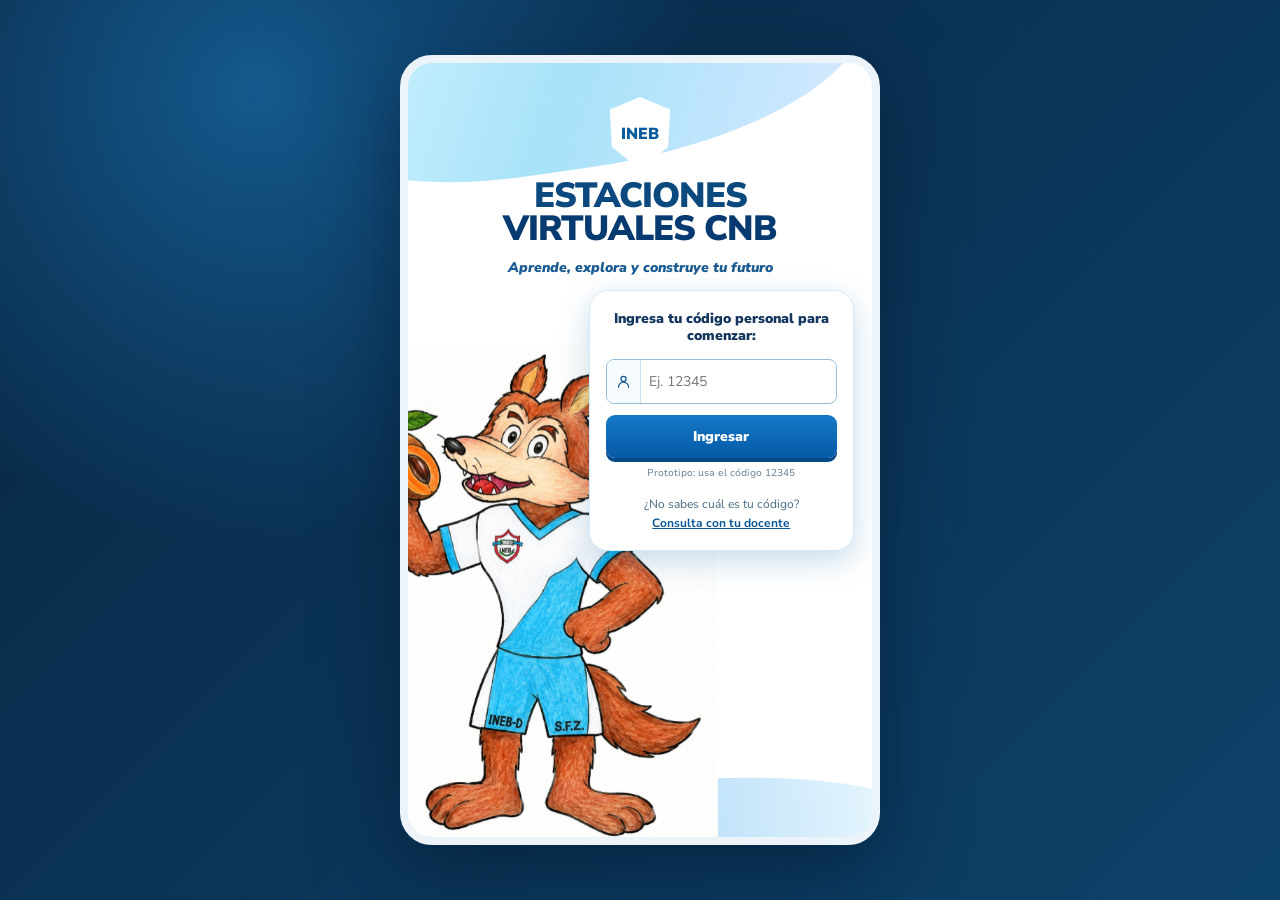
<file: index.html>
<!doctype html>
<html lang="es">
<head>
  <meta charset="UTF-8" />
  <meta name="viewport" content="width=device-width, initial-scale=1.0" />
  <meta name="theme-color" content="#075695" />
  <meta name="description" content="Prototipo de las Estaciones Virtuales CNB para INEB San Francisco Zapotitlán." />
  <title>Estaciones Virtuales CNB · INEB San Francisco Zapotitlán</title>
  <link rel="stylesheet" href="styles.css" />
</head>
<body>
  <svg class="icon-defs" xmlns="http://www.w3.org/2000/svg" aria-hidden="true">
    <symbol id="i-book" viewBox="0 0 24 24"><path d="M12 5.5C9.2 3.8 6.3 3.8 3 5v14c3.3-1.2 6.2-1.2 9 .5 2.8-1.7 5.7-1.7 9-.5V5c-3.3-1.2-6.2-1.2-9 .5Z"/><path d="M12 5.5v14"/></symbol>
    <symbol id="i-calendar" viewBox="0 0 24 24"><rect x="3" y="5" width="18" height="16" rx="2"/><path d="M7 3v4M17 3v4M3 10h18M7 14h2M12 14h2M7 18h2M12 18h2"/></symbol>
    <symbol id="i-list" viewBox="0 0 24 24"><rect x="5" y="4" width="14" height="17" rx="2"/><path d="M9 3h6v3H9zM8 11l1.5 1.5L12 10M14 11h2M8 16l1.5 1.5L12 15M14 16h2"/></symbol>
    <symbol id="i-chart" viewBox="0 0 24 24"><path d="M4 20V13h4v7M10 20V9h4v11M16 20V4h4v16"/></symbol>
    <symbol id="i-user" viewBox="0 0 24 24"><circle cx="12" cy="8" r="4"/><path d="M4 21a8 8 0 0 1 16 0"/></symbol>
    <symbol id="i-bot" viewBox="0 0 24 24"><rect x="4" y="7" width="16" height="13" rx="3"/><path d="M12 3v4M9 3h6M1 12h3M20 12h3M9 13h.01M15 13h.01M9 17c2 1 4 1 6 0"/></symbol>
    <symbol id="i-home" viewBox="0 0 24 24"><path d="m3 11 9-8 9 8v10H3V11Z"/><path d="M9 21v-7h6v7"/></symbol>
    <symbol id="i-back" viewBox="0 0 24 24"><path d="M19 12H5m6 6-6-6 6-6"/></symbol>
    <symbol id="i-next" viewBox="0 0 24 24"><path d="m9 5 7 7-7 7"/></symbol>
    <symbol id="i-search" viewBox="0 0 24 24"><circle cx="10.8" cy="10.8" r="6.8"/><path d="m16 16 5 5"/></symbol>
    <symbol id="i-play" viewBox="0 0 24 24"><path d="m8 5 11 7-11 7V5Z"/></symbol>
    <symbol id="i-check" viewBox="0 0 24 24"><path d="m5 12 4 4L19 6"/></symbol>
    <symbol id="i-message" viewBox="0 0 24 24"><path d="M4 5h16v12H9l-5 4V5Z"/><path d="M8 11h8"/></symbol>
    <symbol id="i-logout" viewBox="0 0 24 24"><path d="M10 4H4v16h6M14 7l5 5-5 5M8 12h11"/></symbol>
    <symbol id="i-light" viewBox="0 0 24 24"><path d="M9 18h6M10 21h4M9 14a7 7 0 1 1 6 0l-1 3h-4l-1-3Z"/></symbol>
    <symbol id="i-flask" viewBox="0 0 24 24"><path d="M9 3h6M10 3v7L4 20h16l-6-10V3M8 16h8"/></symbol>
    <symbol id="i-globe" viewBox="0 0 24 24"><circle cx="12" cy="12" r="9"/><path d="M3 12h18M12 3c-5 5-5 13 0 18M12 3c5 5 5 13 0 18"/></symbol>
    <symbol id="i-laptop" viewBox="0 0 24 24"><path d="M5 5h14v11H5zM2 20h20l-3-4H5l-3 4Z"/></symbol>
    <symbol id="i-leaf" viewBox="0 0 24 24"><path d="M20 3C8 3 4 8 5 16c8 2 15-2 15-13ZM4 21c3-7 8-10 13-13"/></symbol>
    <symbol id="i-edit" viewBox="0 0 24 24"><path d="M4 20h4L20 8l-4-4L4 16v4ZM14 6l4 4"/></symbol>
    <symbol id="i-lock" viewBox="0 0 24 24"><rect x="5" y="10" width="14" height="11" rx="2"/><path d="M8 10V7a4 4 0 0 1 8 0v3"/></symbol>
    <symbol id="i-send" viewBox="0 0 24 24"><path d="m3 11 18-8-8 18-2.4-7.6L3 11Z"/><path d="M10.6 13.4 21 3"/></symbol>
  </svg>
  <div class="app-shell"><main id="app" aria-live="polite"></main></div>
  <script src="app.js"></script>
</body>
</html>
</file>
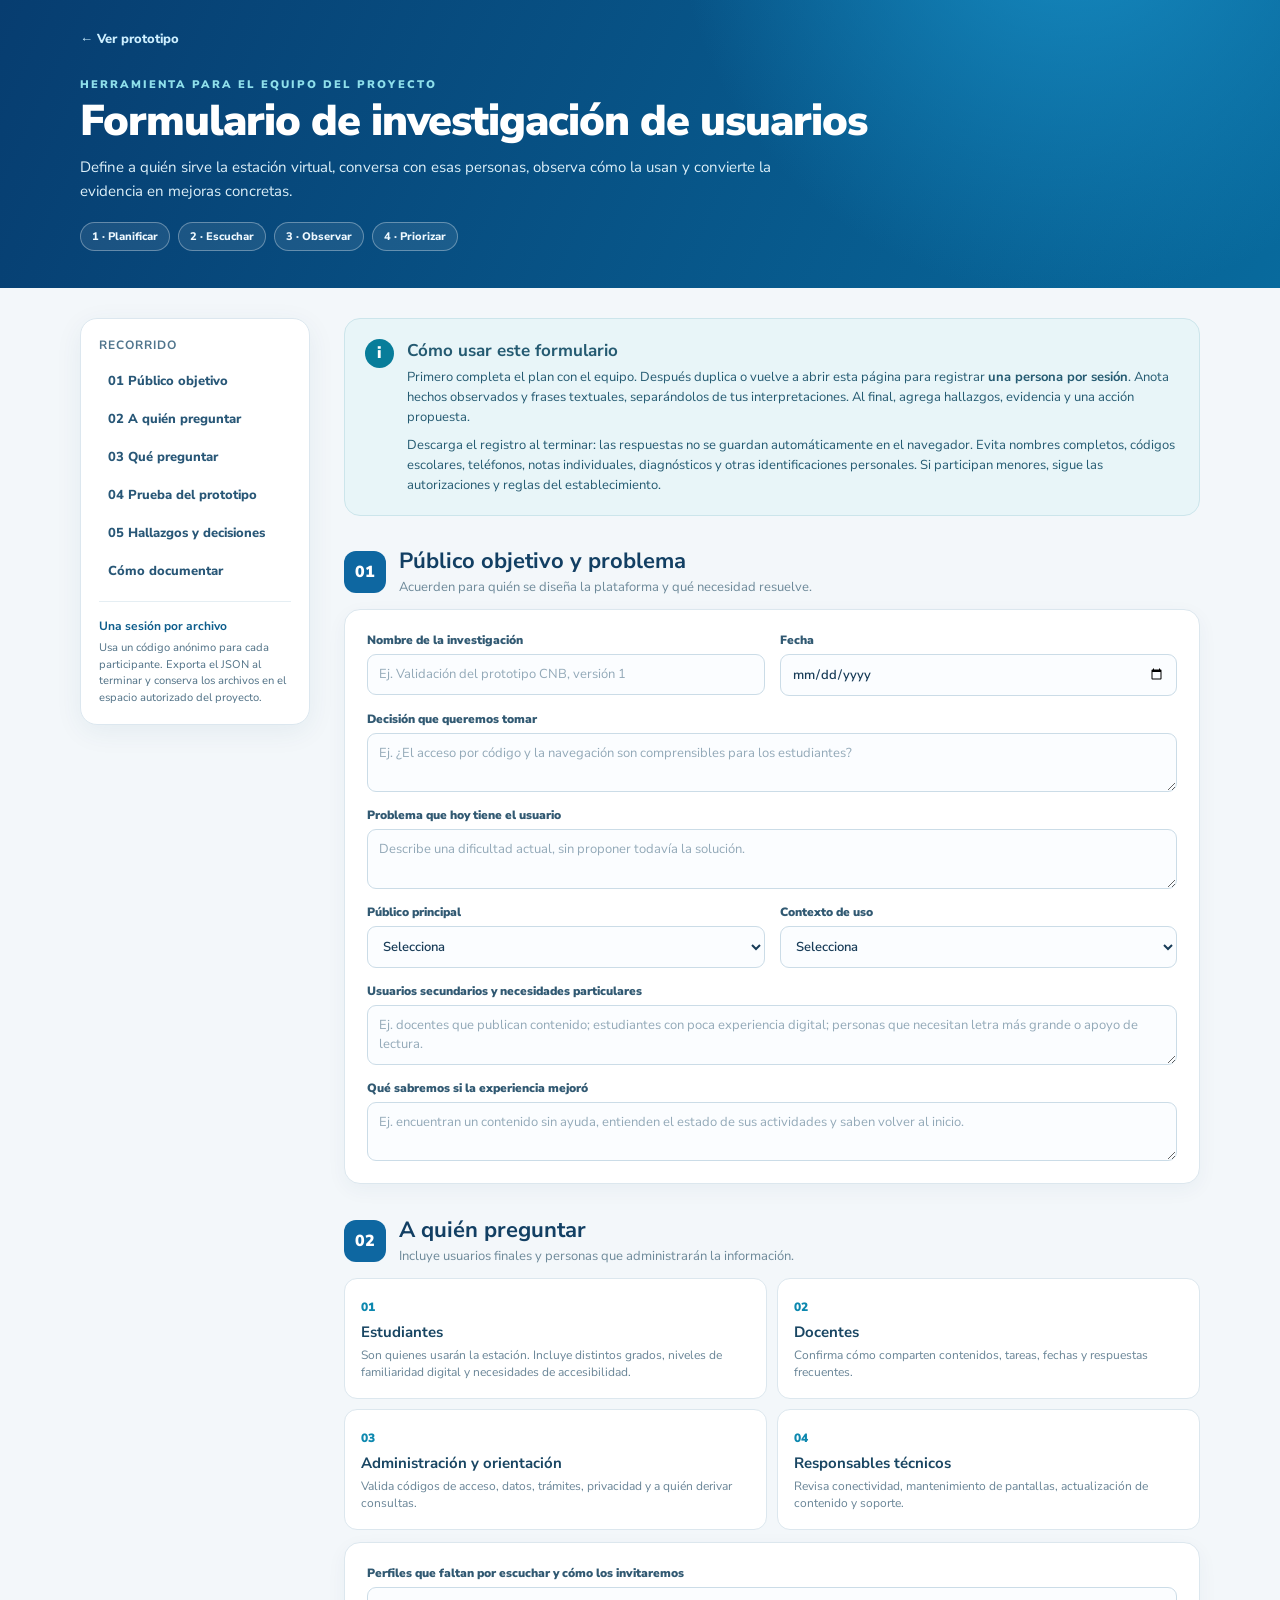
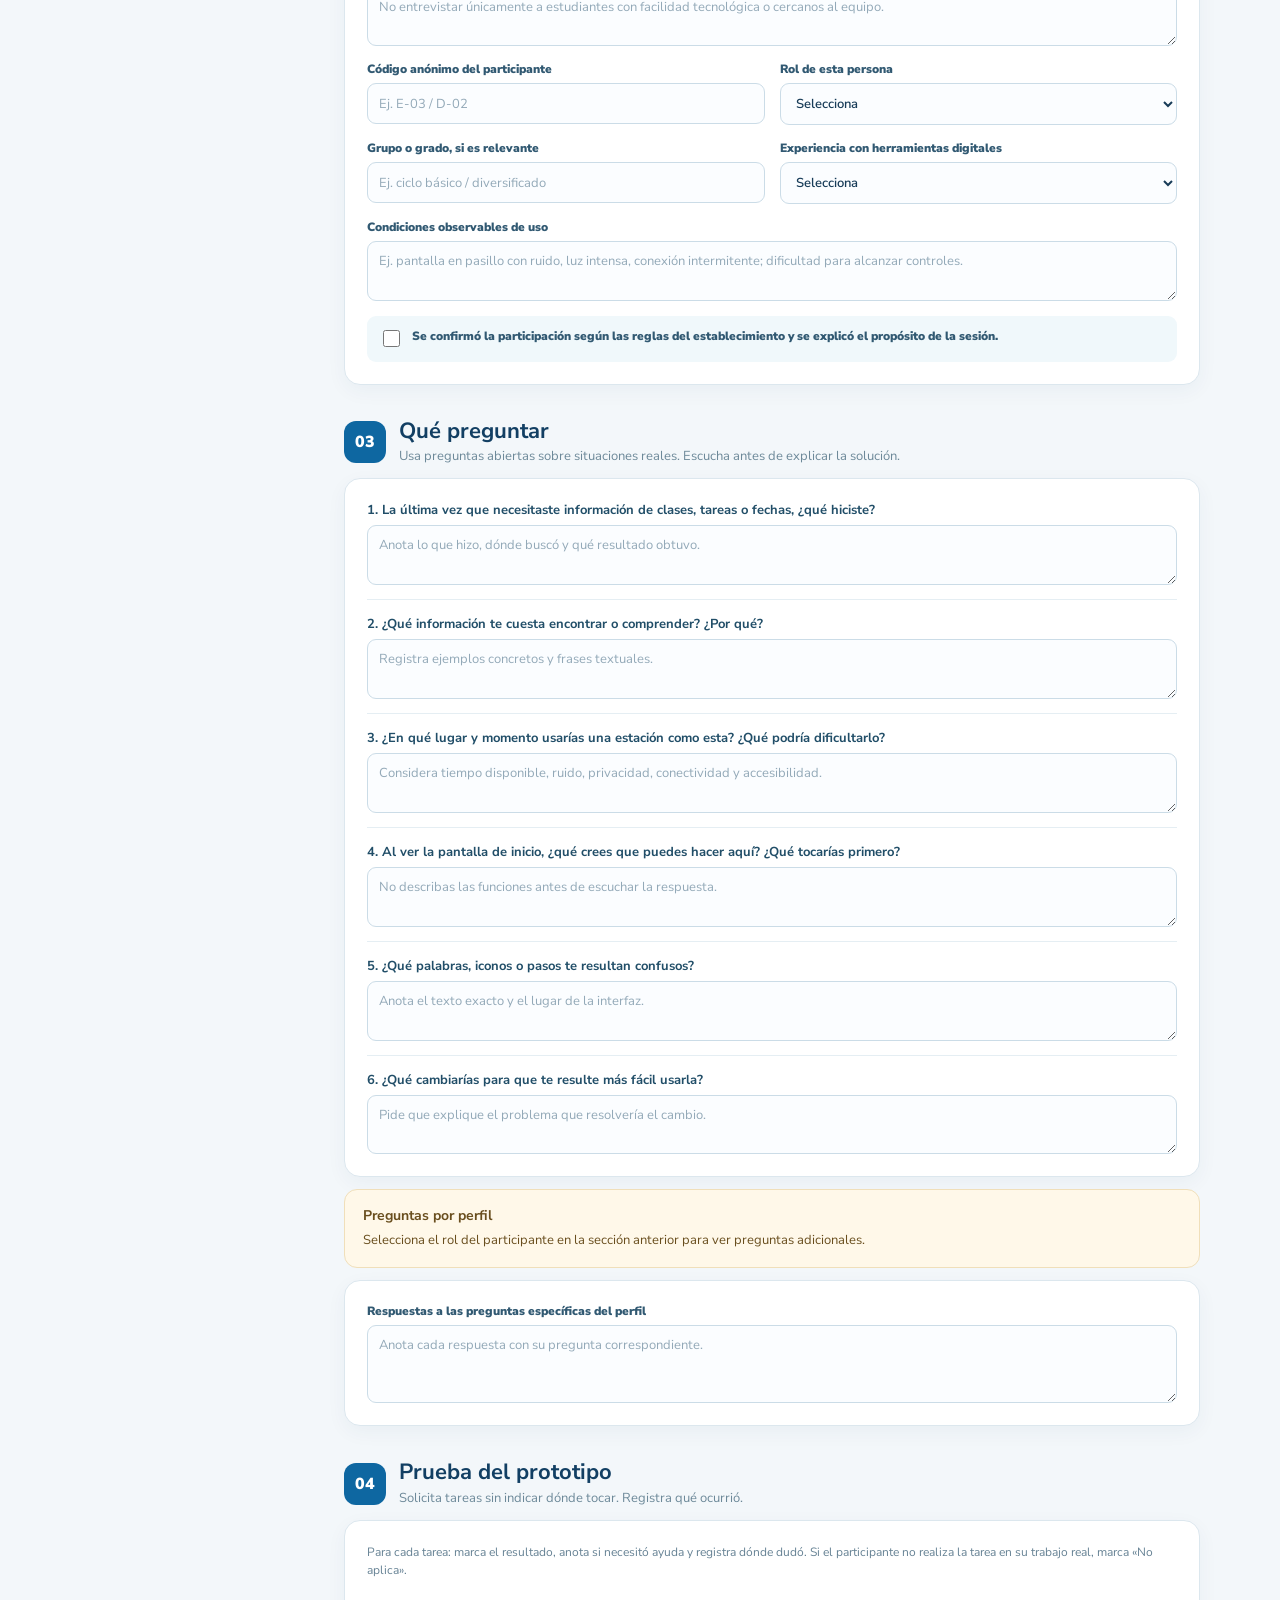
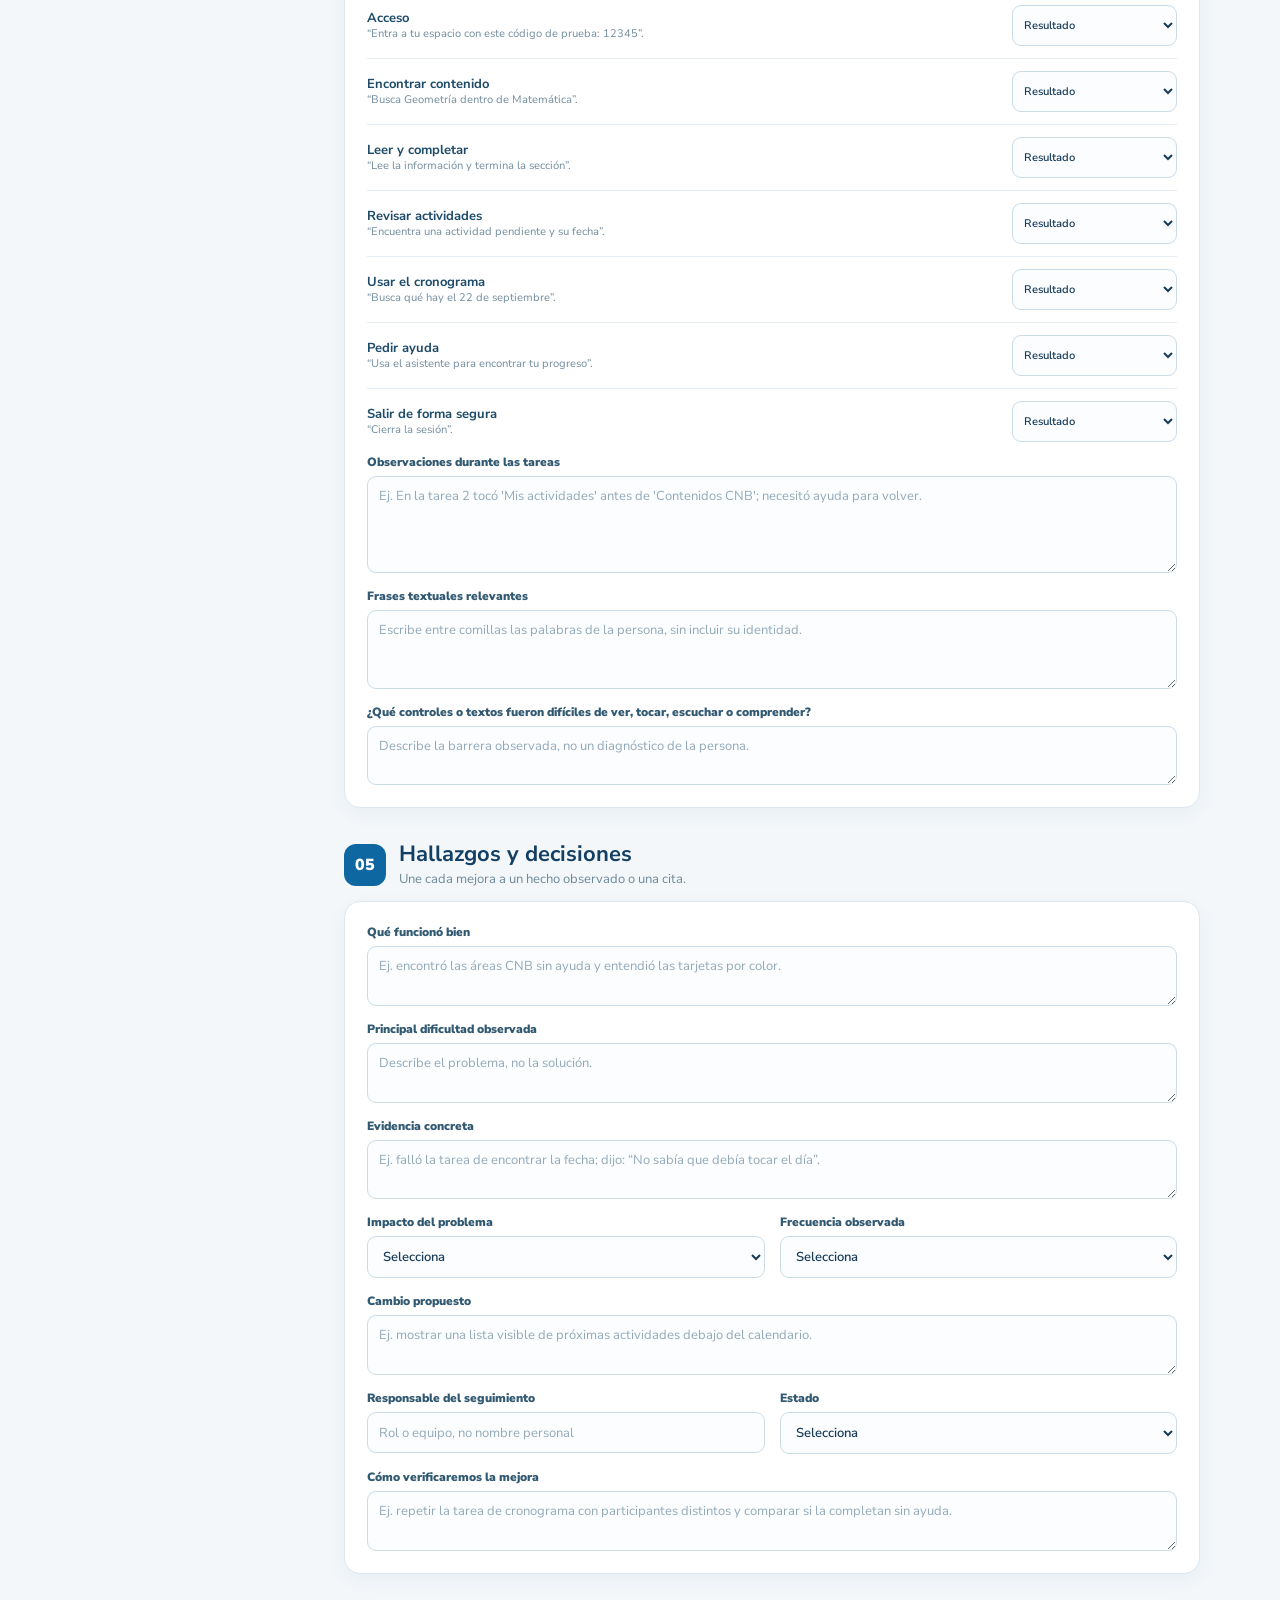
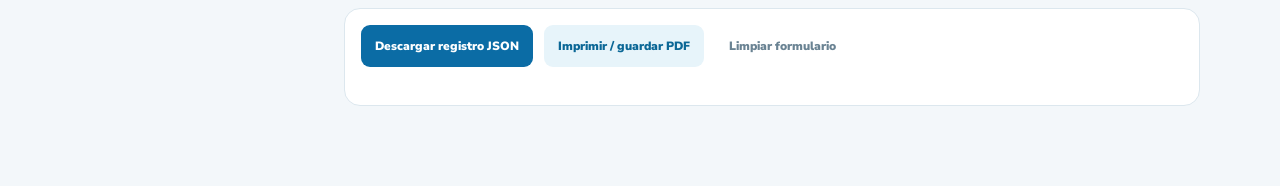
<file: investigacion-usuarios.html>
<!doctype html>
<html lang="es">
<head>
  <meta charset="UTF-8" />
  <meta name="viewport" content="width=device-width, initial-scale=1" />
  <title>Investigación de usuarios · Estaciones Virtuales CNB</title>
  <link rel="stylesheet" href="investigacion-usuarios.css" />
</head>
<body>
  <header class="hero">
    <div class="hero-inner">
      <a class="back-link" href="index.html">← Ver prototipo</a>
      <span class="eyebrow">Herramienta para el equipo del proyecto</span>
      <h1>Formulario de investigación de usuarios</h1>
      <p>Define a quién sirve la estación virtual, conversa con esas personas, observa cómo la usan y convierte la evidencia en mejoras concretas.</p>
      <div class="hero-tags"><span>1 · Planificar</span><span>2 · Escuchar</span><span>3 · Observar</span><span>4 · Priorizar</span></div>
    </div>
  </header>

  <div class="layout">
    <aside class="sidebar" aria-label="Navegación del formulario">
      <strong>Recorrido</strong>
      <a href="#publico">01 Público objetivo</a>
      <a href="#participantes">02 A quién preguntar</a>
      <a href="#entrevista">03 Qué preguntar</a>
      <a href="#prueba">04 Prueba del prototipo</a>
      <a href="#hallazgos">05 Hallazgos y decisiones</a>
      <a href="#documentacion">Cómo documentar</a>
      <div class="side-note"><strong>Una sesión por archivo</strong><p>Usa un código anónimo para cada participante. Exporta el JSON al terminar y conserva los archivos en el espacio autorizado del proyecto.</p></div>
    </aside>

    <main>
      <div class="instruction-card" id="documentacion">
        <div class="instruction-icon">i</div>
        <div><h2>Cómo usar este formulario</h2><p>Primero completa el plan con el equipo. Después duplica o vuelve a abrir esta página para registrar <strong>una persona por sesión</strong>. Anota hechos observados y frases textuales, separándolos de tus interpretaciones. Al final, agrega hallazgos, evidencia y una acción propuesta.</p><p>Descarga el registro al terminar: las respuestas no se guardan automáticamente en el navegador. Evita nombres completos, códigos escolares, teléfonos, notas individuales, diagnósticos y otras identificaciones personales. Si participan menores, sigue las autorizaciones y reglas del establecimiento.</p></div>
      </div>

      <form id="researchForm" autocomplete="off">
        <section class="section" id="publico">
          <div class="section-head"><span class="step">01</span><div><h2>Público objetivo y problema</h2><p>Acuerden para quién se diseña la plataforma y qué necesidad resuelve.</p></div></div>
          <div class="card">
            <div class="field-grid">
              <label>Nombre de la investigación<input name="studyName" placeholder="Ej. Validación del prototipo CNB, versión 1" /></label>
              <label>Fecha<input name="date" type="date" /></label>
            </div>
            <label>Decisión que queremos tomar<textarea name="decision" rows="2" placeholder="Ej. ¿El acceso por código y la navegación son comprensibles para los estudiantes?"></textarea></label>
            <label>Problema que hoy tiene el usuario<textarea name="userProblem" rows="2" placeholder="Describe una dificultad actual, sin proponer todavía la solución."></textarea></label>
            <div class="field-grid">
              <label>Público principal<select name="primaryAudience"><option value="">Selecciona</option><option>Estudiantes del establecimiento</option><option>Docentes</option><option>Personal administrativo</option><option>Otro</option></select></label>
              <label>Contexto de uso<select name="context"><option value="">Selecciona</option><option>Estación táctil en pasillo</option><option>Estación táctil en aula</option><option>Teléfono personal</option><option>Computadora compartida</option><option>Otro</option></select></label>
            </div>
            <label>Usuarios secundarios y necesidades particulares<textarea name="secondaryAudience" rows="2" placeholder="Ej. docentes que publican contenido; estudiantes con poca experiencia digital; personas que necesitan letra más grande o apoyo de lectura."></textarea></label>
            <label>Qué sabremos si la experiencia mejoró<textarea name="successSignals" rows="2" placeholder="Ej. encuentran un contenido sin ayuda, entienden el estado de sus actividades y saben volver al inicio."></textarea></label>
          </div>
        </section>

        <section class="section" id="participantes">
          <div class="section-head"><span class="step">02</span><div><h2>A quién preguntar</h2><p>Incluye usuarios finales y personas que administrarán la información.</p></div></div>
          <div class="audience-grid">
            <div class="audience"><span>01</span><h3>Estudiantes</h3><p>Son quienes usarán la estación. Incluye distintos grados, niveles de familiaridad digital y necesidades de accesibilidad.</p></div>
            <div class="audience"><span>02</span><h3>Docentes</h3><p>Confirma cómo comparten contenidos, tareas, fechas y respuestas frecuentes.</p></div>
            <div class="audience"><span>03</span><h3>Administración y orientación</h3><p>Valida códigos de acceso, datos, trámites, privacidad y a quién derivar consultas.</p></div>
            <div class="audience"><span>04</span><h3>Responsables técnicos</h3><p>Revisa conectividad, mantenimiento de pantallas, actualización de contenido y soporte.</p></div>
          </div>
          <div class="card">
            <label>Perfiles que faltan por escuchar y cómo los invitaremos<textarea name="recruitment" rows="2" placeholder="No entrevistar únicamente a estudiantes con facilidad tecnológica o cercanos al equipo."></textarea></label>
            <div class="field-grid">
              <label>Código anónimo del participante<input name="participantCode" placeholder="Ej. E-03 / D-02" /></label>
              <label>Rol de esta persona<select name="participantRole" id="participantRole"><option value="">Selecciona</option><option value="estudiante">Estudiante</option><option value="docente">Docente</option><option value="administracion">Administración u orientación</option><option value="tecnico">Responsable técnico</option><option value="otro">Otro</option></select></label>
              <label>Grupo o grado, si es relevante<input name="gradeBand" placeholder="Ej. ciclo básico / diversificado" /></label>
              <label>Experiencia con herramientas digitales<select name="digitalExperience"><option value="">Selecciona</option><option>Inicial</option><option>Intermedia</option><option>Avanzada</option><option>No se preguntó</option></select></label>
            </div>
            <label>Condiciones observables de uso<textarea name="usageContext" rows="2" placeholder="Ej. pantalla en pasillo con ruido, luz intensa, conexión intermitente; dificultad para alcanzar controles."></textarea></label>
            <label class="checkline"><input name="participationAuthorized" type="checkbox" /> Se confirmó la participación según las reglas del establecimiento y se explicó el propósito de la sesión.</label>
          </div>
        </section>

        <section class="section" id="entrevista">
          <div class="section-head"><span class="step">03</span><div><h2>Qué preguntar</h2><p>Usa preguntas abiertas sobre situaciones reales. Escucha antes de explicar la solución.</p></div></div>
          <div class="card">
            <div class="question-block"><strong>1. La última vez que necesitaste información de clases, tareas o fechas, ¿qué hiciste?</strong><textarea name="answerCurrentProcess" aria-label="Respuesta: proceso actual" rows="2" placeholder="Anota lo que hizo, dónde buscó y qué resultado obtuvo."></textarea></div>
            <div class="question-block"><strong>2. ¿Qué información te cuesta encontrar o comprender? ¿Por qué?</strong><textarea name="answerPainPoints" aria-label="Respuesta: dificultades actuales" rows="2" placeholder="Registra ejemplos concretos y frases textuales."></textarea></div>
            <div class="question-block"><strong>3. ¿En qué lugar y momento usarías una estación como esta? ¿Qué podría dificultarlo?</strong><textarea name="answerContext" aria-label="Respuesta: contexto de uso" rows="2" placeholder="Considera tiempo disponible, ruido, privacidad, conectividad y accesibilidad."></textarea></div>
            <div class="question-block"><strong>4. Al ver la pantalla de inicio, ¿qué crees que puedes hacer aquí? ¿Qué tocarías primero?</strong><textarea name="answerFirstImpression" aria-label="Respuesta: primera impresión" rows="2" placeholder="No describas las funciones antes de escuchar la respuesta."></textarea></div>
            <div class="question-block"><strong>5. ¿Qué palabras, iconos o pasos te resultan confusos?</strong><textarea name="answerLanguage" aria-label="Respuesta: lenguaje confuso" rows="2" placeholder="Anota el texto exacto y el lugar de la interfaz."></textarea></div>
            <div class="question-block"><strong>6. ¿Qué cambiarías para que te resulte más fácil usarla?</strong><textarea name="answerImprovements" aria-label="Respuesta: mejoras propuestas" rows="2" placeholder="Pide que explique el problema que resolvería el cambio."></textarea></div>
          </div>
          <div class="role-guide" id="roleGuide" aria-live="polite"><strong>Preguntas por perfil</strong><p>Selecciona el rol del participante en la sección anterior para ver preguntas adicionales.</p></div>
          <div class="card"><label>Respuestas a las preguntas específicas del perfil<textarea name="roleAnswers" rows="3" placeholder="Anota cada respuesta con su pregunta correspondiente."></textarea></label></div>
        </section>

        <section class="section" id="prueba">
          <div class="section-head"><span class="step">04</span><div><h2>Prueba del prototipo</h2><p>Solicita tareas sin indicar dónde tocar. Registra qué ocurrió.</p></div></div>
          <div class="card">
            <p class="helper">Para cada tarea: marca el resultado, anota si necesitó ayuda y registra dónde dudó. Si el participante no realiza la tarea en su trabajo real, marca «No aplica».</p>
            <div class="task" data-task="access"><div><strong>Acceso</strong><small>“Entra a tu espacio con este código de prueba: 12345”.</small></div><select name="taskAccess" aria-label="Resultado de la tarea Acceso"><option value="">Resultado</option><option>Lo logró sin ayuda</option><option>Lo logró con ayuda</option><option>No lo logró</option><option>No aplica</option></select></div>
            <div class="task" data-task="content"><div><strong>Encontrar contenido</strong><small>“Busca Geometría dentro de Matemática”.</small></div><select name="taskContent" aria-label="Resultado de la tarea Encontrar contenido"><option value="">Resultado</option><option>Lo logró sin ayuda</option><option>Lo logró con ayuda</option><option>No lo logró</option><option>No aplica</option></select></div>
            <div class="task" data-task="reading"><div><strong>Leer y completar</strong><small>“Lee la información y termina la sección”.</small></div><select name="taskReading" aria-label="Resultado de la tarea Leer y completar"><option value="">Resultado</option><option>Lo logró sin ayuda</option><option>Lo logró con ayuda</option><option>No lo logró</option><option>No aplica</option></select></div>
            <div class="task" data-task="activities"><div><strong>Revisar actividades</strong><small>“Encuentra una actividad pendiente y su fecha”.</small></div><select name="taskActivities" aria-label="Resultado de la tarea Revisar actividades"><option value="">Resultado</option><option>Lo logró sin ayuda</option><option>Lo logró con ayuda</option><option>No lo logró</option><option>No aplica</option></select></div>
            <div class="task" data-task="calendar"><div><strong>Usar el cronograma</strong><small>“Busca qué hay el 22 de septiembre”.</small></div><select name="taskCalendar" aria-label="Resultado de la tarea Usar el cronograma"><option value="">Resultado</option><option>Lo logró sin ayuda</option><option>Lo logró con ayuda</option><option>No lo logró</option><option>No aplica</option></select></div>
            <div class="task" data-task="assistant"><div><strong>Pedir ayuda</strong><small>“Usa el asistente para encontrar tu progreso”.</small></div><select name="taskAssistant" aria-label="Resultado de la tarea Pedir ayuda"><option value="">Resultado</option><option>Lo logró sin ayuda</option><option>Lo logró con ayuda</option><option>No lo logró</option><option>No aplica</option></select></div>
            <div class="task" data-task="exit"><div><strong>Salir de forma segura</strong><small>“Cierra la sesión”.</small></div><select name="taskExit" aria-label="Resultado de la tarea Salir de forma segura"><option value="">Resultado</option><option>Lo logró sin ayuda</option><option>Lo logró con ayuda</option><option>No lo logró</option><option>No aplica</option></select></div>
            <label>Observaciones durante las tareas<textarea name="taskObservations" rows="4" placeholder="Ej. En la tarea 2 tocó 'Mis actividades' antes de 'Contenidos CNB'; necesitó ayuda para volver."></textarea></label>
            <label>Frases textuales relevantes<textarea name="quotes" rows="3" placeholder="Escribe entre comillas las palabras de la persona, sin incluir su identidad."></textarea></label>
            <label>¿Qué controles o textos fueron difíciles de ver, tocar, escuchar o comprender?<textarea name="accessibilityObservations" rows="2" placeholder="Describe la barrera observada, no un diagnóstico de la persona."></textarea></label>
          </div>
        </section>

        <section class="section" id="hallazgos">
          <div class="section-head"><span class="step">05</span><div><h2>Hallazgos y decisiones</h2><p>Une cada mejora a un hecho observado o una cita.</p></div></div>
          <div class="card">
            <label>Qué funcionó bien<textarea name="workedWell" rows="2" placeholder="Ej. encontró las áreas CNB sin ayuda y entendió las tarjetas por color."></textarea></label>
            <label>Principal dificultad observada<textarea name="mainDifficulty" rows="2" placeholder="Describe el problema, no la solución."></textarea></label>
            <label>Evidencia concreta<textarea name="evidence" rows="2" placeholder="Ej. falló la tarea de encontrar la fecha; dijo: “No sabía que debía tocar el día”."></textarea></label>
            <div class="field-grid">
              <label>Impacto del problema<select name="impact"><option value="">Selecciona</option><option>Alto: impide completar una tarea importante</option><option>Medio: causa demora o necesita ayuda</option><option>Bajo: genera duda pero se supera</option></select></label>
              <label>Frecuencia observada<select name="frequency"><option value="">Selecciona</option><option>Una persona</option><option>Varias personas</option><option>Aún no se sabe</option></select></label>
            </div>
            <label>Cambio propuesto<textarea name="proposedChange" rows="2" placeholder="Ej. mostrar una lista visible de próximas actividades debajo del calendario."></textarea></label>
            <div class="field-grid"><label>Responsable del seguimiento<input name="owner" placeholder="Rol o equipo, no nombre personal" /></label><label>Estado<select name="decisionStatus"><option value="">Selecciona</option><option>Por revisar</option><option>Priorizar para la siguiente versión</option><option>Probar otra solución</option><option>Resuelto</option></select></label></div>
            <label>Cómo verificaremos la mejora<textarea name="validationPlan" rows="2" placeholder="Ej. repetir la tarea de cronograma con participantes distintos y comparar si la completan sin ayuda."></textarea></label>
          </div>
        </section>

        <div class="actions"><button type="button" class="primary" id="exportButton">Descargar registro JSON</button><button type="button" class="secondary" id="printButton">Imprimir / guardar PDF</button><button type="reset" class="text-button">Limpiar formulario</button><p id="actionStatus" role="status" aria-live="polite"></p></div>
      </form>
    </main>
  </div>
  <script src="investigacion-usuarios.js"></script>
</body>
</html>
</file>
<file: styles.css>
@import url('https://fonts.googleapis.com/css2?family=Nunito+Sans:wght@400;600;700;800;900&display=swap');

:root{font-family:'Nunito Sans',Arial,sans-serif;color:#12365d;background:#092c50;font-synthesis:none}*{box-sizing:border-box}body{margin:0;min-width:320px;min-height:100vh;display:grid;place-items:center;padding:18px;background:radial-gradient(circle at 20% 10%,#14598c 0,transparent 35%),linear-gradient(135deg,#082643,#0d4269)}button,input{font:inherit}button{cursor:pointer}button:focus-visible,input:focus-visible{outline:3px solid #f8a622;outline-offset:2px}svg{width:22px;height:22px;fill:none;stroke:currentColor;stroke-width:2;stroke-linecap:round;stroke-linejoin:round}.icon-defs{width:0;height:0;position:absolute;overflow:hidden}.app-shell{width:min(100%,480px);min-height:790px;border:8px solid #ecf4f9;border-radius:32px;box-shadow:0 26px 80px #00152d8a;background:#fff;overflow:hidden;position:relative}.app-shell:before,.app-shell:after{content:'';position:absolute;pointer-events:none;z-index:0}.app-shell:before{height:230px;width:580px;left:-120px;top:-125px;background:linear-gradient(115deg,#d9f7ff,#a7e2f9 50%,#d9e9ff);border-radius:46% 54% 58% 42%;transform:rotate(-8deg)}.app-shell:after{height:150px;width:570px;left:-40px;bottom:-96px;background:linear-gradient(90deg,#d8f8ff,#b5dcf8,#effbff);border-radius:50%;transform:rotate(-6deg)}#app{position:relative;z-index:1;min-height:774px;display:flex;flex-direction:column}.topbar{height:64px;background:linear-gradient(90deg,#074b85,#0861a1);color:#fff;display:flex;align-items:center;justify-content:space-between;gap:10px;padding:0 20px;box-shadow:0 3px 9px #0b528229}.brand{display:flex;align-items:center;gap:9px;min-width:0}.crest{width:39px;height:44px;flex:none;background:#fff;color:#075b9a;clip-path:polygon(50% 0,95% 17%,92% 68%,50% 100%,8% 68%,5% 17%);border:3px solid #e6374d;display:grid;place-items:center;font-size:11px;font-weight:1000;letter-spacing:-1px;text-shadow:0 1px #fff}.brand-text{font-weight:900;font-size:12px;white-space:nowrap;overflow:hidden;text-overflow:ellipsis}.topbar-actions{display:flex;align-items:center;gap:5px}.profile-pill{display:flex;align-items:center;gap:6px;background:#073c6b;padding:6px 8px;border-radius:8px;font-size:10px;font-weight:800;white-space:nowrap}.profile-pill svg{width:15px;height:15px}.small-top-button{background:transparent;border:0;color:#fff;display:grid;place-items:center;width:35px;height:35px;border-radius:8px}.small-top-button:hover{background:#ffffff27}.small-top-button svg{width:20px}.app-content{padding:20px 22px 22px;flex:1}.section-heading{display:flex;align-items:flex-start;gap:9px;margin-bottom:17px}.section-heading>svg{color:#075a9d;flex:none;width:25px;height:25px;margin-top:2px}.section-heading h1{font-size:23px;line-height:1.13;margin:0;color:#13395f;font-weight:900}.section-heading p{font-size:12px;color:#647e94;margin:3px 0 0}.bottom-nav{padding:10px 20px 15px;display:flex;align-items:center;justify-content:space-between;gap:10px}.nav-button{display:inline-flex;align-items:center;gap:5px;min-height:39px;border:0;border-radius:11px;padding:0 13px;background:#075b9b;color:#fff;font-size:12px;font-weight:900;box-shadow:0 4px 0 #043d68}.nav-button:hover{background:#064b83}.nav-button svg{width:17px;height:17px}.nav-button.ghost{background:#e8f5fb;color:#075b9b;box-shadow:none}.micro-label{font-size:10px;color:#7293a9;font-weight:800;letter-spacing:.5px}.mascot{display:block;object-fit:contain;mix-blend-mode:multiply}.login-screen{flex:1;display:flex;flex-direction:column}.login-top{padding:34px 25px 8px;text-align:center}.login-crest{width:67px;height:73px;margin:0 auto 9px;background:#fff;color:#075b9b;clip-path:polygon(50% 0,95% 17%,92% 68%,50% 100%,8% 68%,5% 17%);display:grid;place-items:center;filter:drop-shadow(0 3px 3px #17496738)}.login-crest span{font-size:16px;font-weight:1000}.login-title{font-size:35px;line-height:.95;font-weight:1000;color:#0b497f;text-transform:uppercase;margin:0;letter-spacing:-1px}.login-title span{color:#063a70}.login-subtitle{margin:12px 0 0;color:#1a5b91;font-weight:900;font-style:italic;font-size:14px}.login-main{flex:1;display:flex;align-items:center;position:relative;padding:0 18px 35px;min-height:455px}.login-mascot{position:absolute;width:54%;height:85%;left:-22px;bottom:0;object-position:bottom}.login-card{margin-left:auto;width:62%;background:#fff;border-radius:19px;padding:19px 16px;box-shadow:0 10px 30px #0f67a83a;border:1px solid #d0ebfb;position:relative}.login-card label{font-weight:900;display:block;text-align:center;font-size:14px;line-height:1.25;margin:0 0 14px}.input-wrap{display:flex;align-items:center;border:1.5px solid #94bddd;border-radius:8px;overflow:hidden;height:45px}.input-wrap svg{width:37px;height:43px;padding:9px;border-right:1px solid #cce1ef;background:#f5fbff;color:#155993}.input-wrap input{border:0;outline:0;width:100%;min-width:0;padding:8px;font-size:14px;color:#12365d}.primary-button{width:100%;min-height:43px;background:linear-gradient(180deg,#1478c7,#075aa5);color:#fff;border:0;border-radius:9px;font-size:14px;font-weight:900;box-shadow:0 4px 0 #074a89;margin-top:11px}.primary-button:hover{filter:brightness(1.07)}.login-help{text-align:center;margin-top:16px;font-size:12px;color:#486b84;line-height:1.35}.login-help strong{display:block;color:#095795;text-decoration:underline;margin-top:3px}.error{color:#bc2942;font-size:11px;font-weight:800;margin:8px 0 0}.demo-hint{font-size:10px;color:#667f93;text-align:center;margin:8px 0 0}.dashboard-greeting{height:126px;display:flex;align-items:center;position:relative;padding-left:125px;overflow:hidden}.dashboard-greeting .mascot{position:absolute;width:125px;height:125px;left:5px;bottom:-8px}.dashboard-greeting h1{font-size:25px;margin:0 0 4px;color:#075b9d;font-weight:1000}.dashboard-greeting p{font-size:12px;font-weight:700;margin:0;color:#4e7292}.dashboard-greeting em{display:block;color:#287fbd;font-size:11px;font-weight:900;line-height:1.3;margin-top:9px}.dashboard-grid{display:grid;grid-template-columns:repeat(2,minmax(0,1fr));gap:11px;padding:8px 18px 13px}.dashboard-card{border:0;border-radius:14px;min-height:154px;color:#fff;padding:16px 10px;display:flex;flex-direction:column;align-items:center;justify-content:center;text-align:center;box-shadow:inset 0 2px 4px #ffffff3b,0 5px 10px #12598f1e;transition:transform .15s}.dashboard-card:hover,.subject-card:hover{transform:translateY(-3px)}.dashboard-card svg{width:37px;height:37px;margin-bottom:8px;stroke-width:2.1}.dashboard-card strong{font-size:15px;line-height:1.15;font-weight:900}.dashboard-card small{font-size:11px;line-height:1.3;margin-top:5px;color:#ffffffed}.pink{background:linear-gradient(145deg,#eb3b6a,#d91f54)}.blue{background:linear-gradient(145deg,#1782d7,#0961b6)}.green{background:linear-gradient(145deg,#79bf1f,#35a12e)}.purple{background:linear-gradient(145deg,#8c46c4,#6f2dac)}.orange{background:linear-gradient(145deg,#ff9e19,#f17716)}.teal{background:linear-gradient(145deg,#18a5bd,#0986aa)}.yellow{background:linear-gradient(145deg,#f8c32a,#eda20a)}.dashboard-bottom{padding:0 18px 14px;display:flex;justify-content:space-between}.dashboard-bottom button{border:0;background:none;color:#075b9b;font-size:11px;font-weight:900;display:flex;align-items:center;gap:5px}.dashboard-bottom svg{width:16px}.subject-grid{display:grid;grid-template-columns:repeat(2,minmax(0,1fr));gap:12px}.subject-card{border:0;color:#fff;border-radius:12px;min-height:129px;display:flex;flex-direction:column;align-items:center;justify-content:center;text-align:center;padding:10px;transition:transform .15s}.subject-card svg{width:39px;height:39px;margin-bottom:8px}.subject-card strong{font-size:14px;line-height:1.1;max-width:140px}.subject-card:last-child:nth-child(odd){grid-column:1/-1;width:calc(50% - 6px);justify-self:center}.topic-list{display:grid;gap:10px}.topic-row{width:100%;display:flex;align-items:center;gap:11px;background:#fff;border:1px solid #d7e9f4;border-radius:12px;padding:13px;text-align:left;color:#17466b}.topic-row:hover{background:#f2faff}.topic-row .topic-badge{width:37px;height:37px;flex:none;border-radius:9px;background:#e7f4fb;display:grid;place-items:center;color:#0b6eb2}.topic-row strong{font-size:13px;display:block}.topic-row small{font-size:11px;color:#66829a}.topic-row>svg:last-child{margin-left:auto;width:16px;color:#7da4bc}.breadcrumb{display:flex;gap:6px;align-items:center;background:#e8f5fd;border-radius:8px;padding:8px 10px;font-size:12px;font-weight:800;margin-bottom:15px}.breadcrumb svg{width:14px;height:14px}.lesson-layout{display:grid;grid-template-columns:1.1fr 1fr;gap:12px}.video-preview{aspect-ratio:1.45;background:linear-gradient(145deg,#102d4b,#466b8d);border-radius:11px;position:relative;overflow:hidden;display:grid;place-items:center;color:#fff}.shape{position:absolute;filter:drop-shadow(2px 5px 3px #0006)}.triangle-a{width:0;height:0;border-left:35px solid transparent;border-right:35px solid transparent;border-bottom:78px solid #4cb6e5;left:12%;top:23%}.triangle-b{width:0;height:0;border-left:34px solid transparent;border-right:34px solid transparent;border-bottom:80px solid #65af4a;right:10%;top:20%}.video-play{width:54px;height:54px;display:grid;place-items:center;border:2px solid #fff;border-radius:50%;background:#0b4e87c9;z-index:1}.video-play svg{width:29px;height:29px;fill:#fff;margin-left:3px}.video-foot{position:absolute;bottom:0;left:0;right:0;background:#07182ddd;padding:7px 9px;font-size:10px}.lesson-summary h2{font-size:16px;margin:0 0 6px}.lesson-summary p{font-size:12px;line-height:1.45;margin:0;color:#344f66}.shape-icons{display:flex;justify-content:space-around;align-items:center;font-size:34px;margin-top:10px}.lesson-actions{display:flex;gap:9px;margin:16px 0}.lesson-actions button{flex:1;min-height:44px;border:0;border-radius:10px;color:#fff;font-size:12px;font-weight:900;display:flex;align-items:center;justify-content:center;gap:6px}.lesson-actions svg{width:18px}.lesson-actions .read{background:#19a04f}.lesson-actions .watch{background:#0974bd}.reading-panel{background:#f1faff;border:1px solid #cee6f4;border-radius:12px;padding:14px;font-size:12px;line-height:1.5;color:#355571}.reading-panel h3{font-size:14px;color:#0b578f;margin:0 0 7px}.reading-panel p{margin:0 0 8px}.reading-panel ul{margin:0;padding-left:18px}.reading-panel .primary-button{background:linear-gradient(145deg,#47bd55,#168d4d);box-shadow:none}.notice{background:#eaf7fe;border:1px solid #d2ecf8;border-radius:11px;padding:11px 12px;font-size:11px;line-height:1.4;color:#3c6d8c;margin-top:14px}.activities-table{width:100%;border-collapse:separate;border-spacing:0;background:#fff;border:1px solid #d8e9f4;border-radius:12px;overflow:hidden;font-size:11px}.activities-table th{text-align:left;background:#e8f4fd;color:#295f83;padding:12px 8px;font-size:10px}.activities-table td{padding:11px 8px;border-top:1px solid #e8f1f6}.activities-table td:first-child{font-weight:800}.activity-name{display:flex;align-items:center;gap:7px}.activity-icon{width:24px;height:24px;border-radius:7px;color:#fff;display:grid;place-items:center;flex:none}.activity-icon svg{width:15px}.status{display:inline-block;border-radius:7px;padding:5px 6px;color:#fff;font-weight:900;font-size:9px;white-space:nowrap}.status.done{background:#1caf65}.status.pending{background:#f6a922}.status.missing{background:#e32f50}.calendar-header{display:flex;justify-content:space-between;align-items:center;margin-bottom:12px}.calendar-header strong{font-size:14px}.calendar-header button{border:0;background:#e6f4fd;border-radius:7px;color:#12649b;width:31px;height:31px;font-size:23px;line-height:1}.calendar-grid{display:grid;grid-template-columns:repeat(7,1fr);gap:4px;text-align:center}.weekday{font-size:10px;font-weight:900;color:#4b6e89;padding:4px 0}.day{min-height:36px;border:0;background:transparent;border-radius:9px;font-size:12px;color:#345d7b;font-weight:800}.day:hover{background:#e8f5fa}.day:disabled{cursor:default}.day.has-event{background:#e0f4ef;color:#0d8469}.day.selected{background:#0d79bf;color:#fff}.calendar-card{background:#fff;border:1px solid #dbeaf3;border-radius:13px;padding:13px;margin-top:10px}.events-list{display:grid;gap:9px}.event-row{display:flex;gap:9px;align-items:flex-start;border-bottom:1px solid #ebf2f6;padding:4px 0 9px;font-size:12px}.event-row:last-child{border:0}.event-dot{width:9px;height:9px;border-radius:50%;margin-top:4px;flex:none}.event-row strong{display:block;font-size:11px}.event-row span{color:#637f96}.progress-row{margin:0 0 13px}.progress-label{display:flex;justify-content:space-between;font-size:11px;font-weight:900;margin-bottom:5px}.progress-track{height:10px;background:#e2f0f8;border-radius:99px;overflow:hidden}.progress-track span{height:100%;display:block;border-radius:99px}.stat-grid{display:grid;grid-template-columns:repeat(2,1fr);gap:9px;margin-top:15px}.stat{border:1px solid #d9e9f3;background:#fff;border-radius:11px;padding:12px;text-align:center}.stat small{display:block;color:#5e7f98;font-size:10px;font-weight:800}.stat strong{font-size:24px;font-weight:1000;color:#075e9e}.profile-card{display:flex;gap:13px;align-items:flex-start;background:#fff;border:1px solid #d8eaf4;border-radius:16px;padding:17px}.avatar{width:75px;height:75px;border-radius:50%;background:#dcebf8;color:#4278a3;display:grid;place-items:center;flex:none}.avatar svg{width:47px;height:47px}.profile-fields{flex:1}.profile-fields div{border-bottom:1px solid #e2edf4;padding:5px 0;font-size:11px}.profile-fields div:last-child{border:0}.profile-fields strong{display:block;color:#356183;font-size:10px}.profile-fields span{font-weight:800}.assistant-intro{display:flex;align-items:center;gap:8px;margin-bottom:15px}.assistant-intro .mascot{width:110px;height:135px;object-position:bottom}.speech-bubble{border:1.5px solid #73b5df;border-radius:15px;background:#fff;padding:11px 13px;font-size:13px;font-weight:900;line-height:1.25;box-shadow:0 4px 10px #145a8a18}.assistant-actions{display:grid;gap:9px}.assistant-actions button{border:0;color:#fff;border-radius:10px;min-height:47px;text-align:left;display:flex;align-items:center;gap:10px;padding:0 13px;font-weight:900;font-size:13px}.assistant-actions svg{width:23px;height:23px}.chat-box{height:190px;overflow:auto;background:#f2f9fd;border:1px solid #d4e9f4;border-radius:12px;padding:10px;display:flex;flex-direction:column;gap:8px}.message{max-width:85%;padding:8px 10px;border-radius:10px;font-size:11px;line-height:1.4}.message.bot{background:#dceff9;align-self:flex-start}.message.user{background:#0d71af;color:#fff;align-self:flex-end}.chat-form{display:flex;gap:7px;margin-top:8px}.chat-form input{flex:1;min-width:0;border:1px solid #b9d7e8;border-radius:8px;padding:9px;font-size:12px}.chat-form button{border:0;border-radius:8px;background:#0a75b8;color:#fff;width:40px}.finish-content{text-align:center;display:flex;flex-direction:column;align-items:center;justify-content:center;flex:1;padding:30px 30px 15px}.finish-check{width:85px;height:85px;border-radius:50%;background:#28ae54;color:#fff;display:grid;place-items:center;box-shadow:0 8px 18px #138b4666}.finish-check svg{width:49px;height:49px;stroke-width:3}.finish-content h1{font-size:27px;margin:17px 0 4px;color:#104978;font-weight:1000}.finish-content p{font-size:14px;line-height:1.4;margin:0;color:#3c5c73}.finish-content .primary-button{max-width:240px;margin-top:22px}.finish-mascot{width:150px;height:170px;object-position:bottom;margin-top:8px}.confetti{position:absolute;width:8px;height:16px;border-radius:2px;transform:rotate(25deg);opacity:.8}.confetti.a{background:#ffab1a;left:12%;top:23%}.confetti.b{background:#15b5d2;left:83%;top:19%}.confetti.c{background:#e23183;left:25%;top:39%}.confetti.d{background:#35bb65;left:77%;top:42%}.confetti.e{background:#9b54cc;left:12%;top:57%}
.login-main{align-items:flex-start;padding-top:15px;margin-top:-10px}.login-mascot{width:83%;height:110%;left:-75px;bottom:-8px}.hidden{display:none!important}
@media(max-width:560px){body{padding:0;background:#fff}.app-shell{width:100%;min-height:100dvh;border:0;border-radius:0;box-shadow:none}#app{min-height:100dvh}.app-shell:before{top:-150px}.login-main{min-height:450px}}@media(max-width:390px){.app-content{padding:17px 16px}.dashboard-grid{gap:9px}.dashboard-card{min-height:139px}.login-title{font-size:31px}.login-mascot{width:57%}.login-card{width:65%}.brand-text{font-size:10px}}
</file>
<file: investigacion-usuarios.css>
@import url('https://fonts.googleapis.com/css2?family=Nunito+Sans:wght@400;600;700;800;900&display=swap');
:root{font-family:'Nunito Sans',Arial,sans-serif;color:#163954;background:#f3f7fa}*{box-sizing:border-box}html{scroll-behavior:smooth}body{margin:0;min-width:320px}button,input,textarea,select{font:inherit}button{cursor:pointer}a{color:inherit}.hero{background:radial-gradient(circle at 84% -35%,#168bc1 0,transparent 35%),linear-gradient(115deg,#073d70,#086a9d);color:#fff;padding:27px 28px 37px}.hero-inner{max-width:1120px;margin:auto}.back-link{display:inline-block;color:#cdefff;text-decoration:none;font-size:13px;font-weight:800;margin-bottom:29px}.back-link:hover{text-decoration:underline}.eyebrow{display:block;text-transform:uppercase;letter-spacing:2px;font-size:11px;font-weight:900;color:#8fe0eb;margin-bottom:6px}.hero h1{font-size:clamp(29px,4vw,43px);line-height:1.1;margin:0;font-weight:900;letter-spacing:-1px}.hero p{max-width:720px;color:#dceff8;line-height:1.55;font-size:15px;margin:11px 0 19px}.hero-tags{display:flex;gap:8px;flex-wrap:wrap}.hero-tags span{border:1px solid #ffffff52;color:#eff9ff;background:#ffffff15;border-radius:100px;padding:6px 11px;font-size:11px;font-weight:800}.layout{max-width:1160px;margin:auto;display:grid;grid-template-columns:230px minmax(0,1fr);gap:34px;padding:30px 20px 80px}.sidebar{align-self:start;position:sticky;top:18px;background:#fff;border:1px solid #dce7ef;border-radius:17px;padding:18px;box-shadow:0 7px 28px #0b476711}.sidebar>strong{font-size:12px;text-transform:uppercase;letter-spacing:1px;color:#50758d;display:block;margin:0 0 9px}.sidebar>a{display:block;text-decoration:none;padding:10px 9px;color:#285777;font-size:13px;font-weight:800;border-radius:9px}.sidebar>a:hover,.sidebar>a:focus-visible{background:#eaf5fb;color:#075d96}.side-note{border-top:1px solid #e5eef3;margin-top:11px;padding-top:15px;color:#4f7085;font-size:11px;line-height:1.5}.side-note strong{color:#0d5d8c;font-size:12px}.side-note p{margin:5px 0 0}main{min-width:0}.instruction-card{display:flex;gap:13px;background:#e8f5f8;border:1px solid #cce5eb;border-radius:16px;padding:20px;margin-bottom:33px;color:#245a71}.instruction-icon{width:29px;height:29px;border-radius:50%;background:#087d9a;color:white;display:grid;place-items:center;font-weight:900;flex:none}.instruction-card h2{font-size:17px;margin:0 0 5px}.instruction-card p{font-size:13px;line-height:1.56;margin:0 0 7px}.instruction-card p:last-child{margin-bottom:0}.section{scroll-margin-top:25px;margin-bottom:34px}.section-head{display:flex;align-items:center;gap:13px;margin-bottom:13px}.step{width:42px;height:42px;border-radius:12px;background:#0e67a1;color:#fff;display:grid;place-items:center;font-weight:900;flex:none}.section-head h2{font-size:22px;color:#123f63;margin:0;line-height:1.1}.section-head p{font-size:13px;color:#6d8999;margin:4px 0 0}.card{background:#fff;border:1px solid #dce7ee;border-radius:16px;padding:22px;box-shadow:0 6px 20px #1648690c}.card>label,.field-grid>label{display:block;margin-bottom:15px}.card>label:last-child{margin-bottom:0}label{font-size:12px;font-weight:900;color:#315972}input:not([type=checkbox]),textarea,select{display:block;width:100%;border:1px solid #cbdce7;background:#fbfdff;border-radius:9px;color:#183c58;min-height:41px;padding:10px 11px;margin-top:6px;outline:0;font-size:13px;font-weight:600}textarea{resize:vertical;line-height:1.45}input::placeholder,textarea::placeholder{color:#93a9b8;font-weight:400}input:focus,textarea:focus,select:focus{border-color:#1685bb;box-shadow:0 0 0 3px #1685bb1f}.field-grid{display:grid;grid-template-columns:repeat(2,minmax(0,1fr));gap:0 15px}.checkline{display:flex!important;align-items:flex-start;gap:9px;font-size:12px;line-height:1.45;background:#f0f8fb;padding:12px;border-radius:9px}.checkline input{margin-top:2px;width:17px;height:17px;accent-color:#0c75a7;flex:none}.audience-grid{display:grid;grid-template-columns:repeat(2,1fr);gap:10px;margin-bottom:12px}.audience{background:#fff;border:1px solid #dce7ee;border-radius:13px;padding:16px}.audience span{color:#0d88af;font-weight:900;font-size:12px}.audience h3{font-size:15px;margin:5px 0;color:#194663}.audience p{font-size:12px;line-height:1.46;margin:0;color:#688496}.question-block{padding:0 0 14px;margin:0 0 15px;border-bottom:1px solid #e5eef3}.question-block:last-child{border:0;margin:0;padding:0}.question-block strong{display:block;font-size:13px;color:#214e68;line-height:1.4}.role-guide{background:#fff8e9;border:1px solid #f0dfba;border-radius:13px;padding:16px 18px;margin:12px 0;color:#694e1e;font-size:13px}.role-guide strong{font-size:14px}.role-guide p{margin:6px 0 0;line-height:1.5}.role-guide ul{margin:9px 0 0;padding-left:18px;line-height:1.5}.role-guide li{margin-bottom:5px}.helper{margin:0 0 14px;font-size:12px;color:#668294;line-height:1.5}.task{display:flex;gap:14px;align-items:center;justify-content:space-between;border-top:1px solid #e6eef3;padding:12px 0}.task:first-of-type{border-top:0}.task div{min-width:0}.task strong{display:block;font-size:13px;color:#1d4b69}.task small{font-size:11px;color:#728d9e;line-height:1.35;display:block}.task select{width:165px;flex:none;margin:0;font-size:11px;padding:7px}.actions{display:flex;align-items:center;flex-wrap:wrap;gap:11px;background:#fff;border:1px solid #dce7ee;border-radius:16px;padding:16px}.actions button{border-radius:9px;border:0;min-height:42px;padding:0 14px;font-size:12px;font-weight:900}.actions .primary{background:#0b6ca5;color:#fff}.actions .primary:hover{background:#075886}.actions .secondary{background:#e7f4fa;color:#0b6796}.actions .text-button{background:transparent;color:#6a8393}.actions p{font-size:11px;color:#318364;flex-basis:100%;margin:0;min-height:1em}button:focus-visible,a:focus-visible{outline:3px solid #eda824;outline-offset:2px}
@media(max-width:800px){.layout{display:block;padding:20px 14px 55px}.sidebar{position:static;margin-bottom:18px}.sidebar>a{display:inline-block;padding:7px 9px}.side-note{display:none}.hero{padding:23px 18px 30px}}@media(max-width:560px){.field-grid,.audience-grid{grid-template-columns:1fr}.card{padding:16px}.task{display:block}.task select{width:100%;margin-top:8px}.section-head h2{font-size:19px}.hero h1{font-size:29px}}
@media print{body{background:#fff}.hero{background:#fff;color:#123f63;padding:0 0 15px}.hero p{color:#486a80}.hero-tags,.back-link,.sidebar,.actions{display:none!important}.layout{display:block;padding:0}.instruction-card{background:#fff}.section{break-inside:avoid;page-break-inside:avoid}.card,.audience,.instruction-card{box-shadow:none}textarea{min-height:70px;overflow:visible}input,textarea,select{background:#fff!important;color:#000!important}.role-guide{background:#fff}}
</file>
